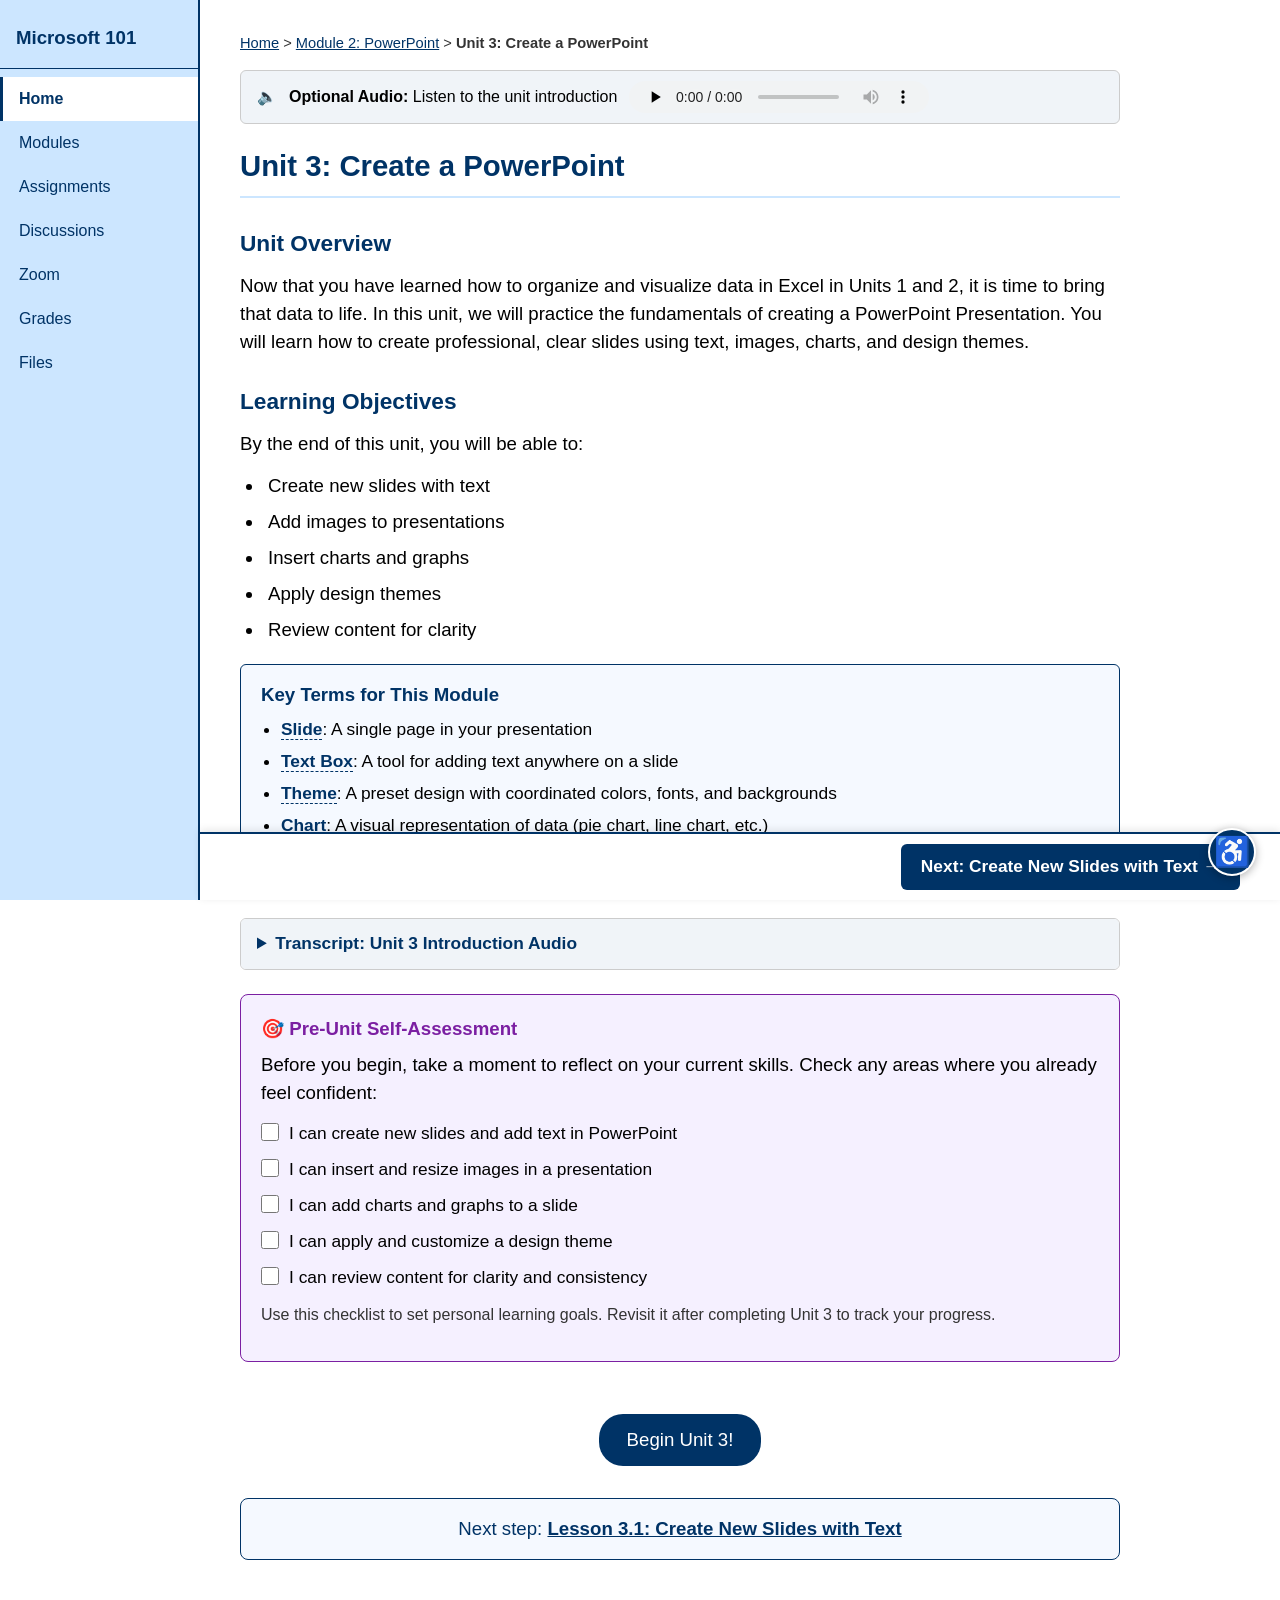
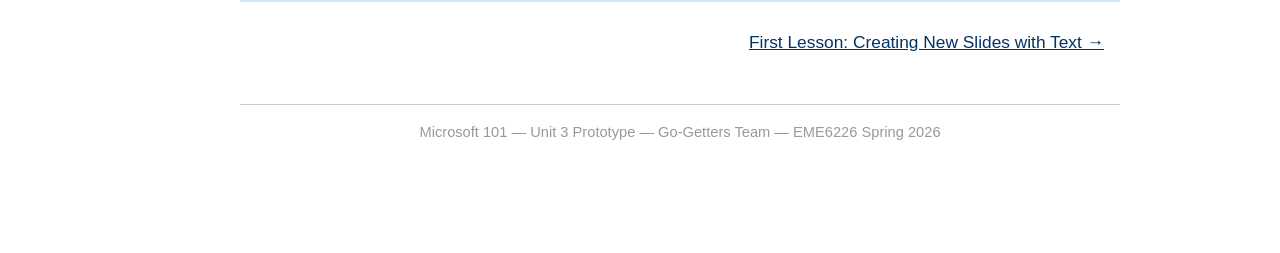
<file: frame_2300.html>
<!DOCTYPE html>
<html lang="en">
<head>
  <meta charset="UTF-8">
  <meta name="viewport" content="width=device-width, initial-scale=1.0">
  <title>Unit 3: Create a PowerPoint - Microsoft 101</title>
  <link rel="stylesheet" href="styles.css">
</head>
<body>
  <a href="#main-content" class="skip-link">Skip to main content</a>
  <nav class="sidebar" aria-label="Course Navigation">
    <div class="course-title">Microsoft 101</div>
    <ul>
      <li><a href="frame_2300.html" class="active" aria-current="page">Home</a></li>
      <li><a href="frame_2300.html">Modules</a></li>
      <li><a href="#">Assignments</a></li>
      <li><a href="frame_4000.html">Discussions</a></li>
      <li><a href="#">Zoom</a></li>
      <li><a href="#">Grades</a></li>
      <li><a href="#">Files</a></li>
    </ul>
  </nav>
  <main id="main-content">
    <div class="breadcrumb" aria-label="Breadcrumb">
      <a href="frame_2300.html">Home</a> &gt;
      <a href="frame_2300.html">Module 2: PowerPoint</a> &gt;
      <strong>Unit 3: Create a PowerPoint</strong>
    </div>
    <div class="audio-control">
      <span aria-hidden="true">&#128264;</span>
      <span><strong>Optional Audio:</strong> Listen to the unit introduction</span>
   <audio controls preload="none" src="2300.mp3" aria-label="Unit 3 introduction audio narration">
        <p>Your browser does not support the audio element. A transcript is available below.</p>
      </audio>
    </div>
    <h1>Unit 3: Create a PowerPoint</h1>
    <h2>Unit Overview</h2>
    <p>Now that you have learned how to organize and visualize data in Excel in Units 1 and 2, it is time to bring that data to life. In this unit, we will practice the fundamentals of creating a PowerPoint Presentation. You will learn how to create professional, clear slides using text, images, charts, and design themes.</p>
    <h2>Learning Objectives</h2>
    <p>By the end of this unit, you will be able to:</p>
    <ul class="objectives-list" aria-label="Unit 3 Learning Objectives">
      <li>Create new slides with text</li>
      <li>Add images to presentations</li>
      <li>Insert charts and graphs</li>
      <li>Apply design themes</li>
      <li>Review content for clarity</li>
    </ul>
    <div class="key-terms-box">
      <h3>Key Terms for This Module</h3>
      <ul>
        <li><span class="glossary-term" tabindex="0" role="term" aria-describedby="def-slide">Slide<span class="tooltip" role="tooltip" id="def-slide">A single page in your presentation</span></span>: A single page in your presentation</li>
        <li><span class="glossary-term" tabindex="0" role="term" aria-describedby="def-textbox">Text Box<span class="tooltip" role="tooltip" id="def-textbox">A tool for adding text anywhere on a slide</span></span>: A tool for adding text anywhere on a slide</li>
        <li><span class="glossary-term" tabindex="0" role="term" aria-describedby="def-theme">Theme<span class="tooltip" role="tooltip" id="def-theme">A preset design with coordinated colors, fonts, and backgrounds</span></span>: A preset design with coordinated colors, fonts, and backgrounds</li>
        <li><span class="glossary-term" tabindex="0" role="term" aria-describedby="def-chart">Chart<span class="tooltip" role="tooltip" id="def-chart">A visual representation of data (pie chart, line chart, etc.)</span></span>: A visual representation of data (pie chart, line chart, etc.)</li>
        <li><span class="glossary-term" tabindex="0" role="term" aria-describedby="def-resolution">Resolution<span class="tooltip" role="tooltip" id="def-resolution">The clarity and detail level of an image, measured in pixels</span></span>: The clarity and detail level of an image, measured in pixels</li>
      </ul>
    </div>
    <details>
      <summary aria-expanded="false">Transcript: Unit 3 Introduction Audio</summary>
      <div class="transcript-content">
        <p>Welcome to Unit 3: Create a PowerPoint! In this unit you'll learn the essential steps to creating a professional and clear presentation.</p>
      </div>
    </details>
    <div class="self-assessment">
      <h3>&#127919; Pre-Unit Self-Assessment</h3>
      <p>Before you begin, take a moment to reflect on your current skills. Check any areas where you already feel confident:</p>
      <ul>
        <li><label><input type="checkbox" aria-label="I can create new slides and add text in PowerPoint"> I can create new slides and add text in PowerPoint</label></li>
        <li><label><input type="checkbox" aria-label="I can insert and resize images in a presentation"> I can insert and resize images in a presentation</label></li>
        <li><label><input type="checkbox" aria-label="I can add charts and graphs to a slide"> I can add charts and graphs to a slide</label></li>
        <li><label><input type="checkbox" aria-label="I can apply and customize a design theme"> I can apply and customize a design theme</label></li>
        <li><label><input type="checkbox" aria-label="I can review content for clarity and consistency"> I can review content for clarity and consistency</label></li>
      </ul>
      <p style="font-size: 12pt; color: var(--icon-grey);">Use this checklist to set personal learning goals. Revisit it after completing Unit 3 to track your progress.</p>
    </div>
    <div style="text-align: center; margin-top: 32px;">
      <a href="frame_2310.html" class="btn-primary" role="button">Begin Unit 3!</a>
    </div>
    <div class="next-step-callout">
      Next step: <a href="frame_2310.html">Lesson 3.1: Create New Slides with Text</a>
    </div>
    <div class="lesson-nav">
      <span></span>
      <a href="frame_2310.html">First Lesson: Creating New Slides with Text &rarr;</a>
    </div>
    <footer>
      <p>Microsoft 101 &mdash; Unit 3 Prototype &mdash; Go-Getters Team &mdash; EME6226 Spring 2026</p>
    </footer>
  </main>
  <!-- Accessibility Icon Menu - A02 developer notes for Frame 2300 -->
  <button class="a11y-menu-btn" id="a11yToggle" aria-label="Open accessibility options menu" aria-expanded="false" aria-controls="a11yPanel" onclick="toggleA11yMenu()">&#9855;</button>
  <div class="a11y-panel" id="a11yPanel" role="region" aria-label="Accessibility options">
    <h3>Accessibility Options</h3>
    <div class="a11y-option"><span>High Contrast</span><button onclick="toggleContrast()" aria-label="Toggle high contrast mode">Toggle</button></div>
    <div class="a11y-option"><span>Font Size</span><span><button onclick="changeFontSize(-2)" aria-label="Decrease font size">A&minus;</button> <button onclick="changeFontSize(2)" aria-label="Increase font size">A+</button></span></div>
    <div class="a11y-option"><span>Keyboard Nav</span><button onclick="alert('All interactive elements on this page are keyboard accessible. Use Tab to navigate, Enter/Space to activate, and Escape to close menus.')" aria-label="View keyboard navigation guide">Guide</button></div>
  </div>
  <script>
    function toggleA11yMenu(){var p=document.getElementById('a11yPanel'),b=document.getElementById('a11yToggle'),o=p.classList.toggle('open');b.setAttribute('aria-expanded',o);if(o)p.querySelector('button').focus();}
    document.addEventListener('keydown',function(e){if(e.key==='Escape'){var p=document.getElementById('a11yPanel'),b=document.getElementById('a11yToggle');if(p.classList.contains('open')){p.classList.remove('open');b.setAttribute('aria-expanded','false');b.focus();}}});
    function toggleContrast(){document.body.classList.toggle('high-contrast');var hc=document.body.classList.contains('high-contrast');document.body.style.backgroundColor=hc?'#000':'';document.body.style.color=hc?'#FFF':'';document.querySelector('main').style.backgroundColor=hc?'#000':'';}
    function changeFontSize(d){var m=document.querySelector('main'),c=parseFloat(window.getComputedStyle(m).fontSize);m.style.fontSize=(c+d)+'px';}
  </script>
  <nav class="sticky-nav" aria-label="Lesson navigation">
    <span class="sticky-placeholder"></span>
    <a href="frame_2310.html">Next: Create New Slides with Text &rarr;</a>
  </nav>
</body>
</html>
</file>
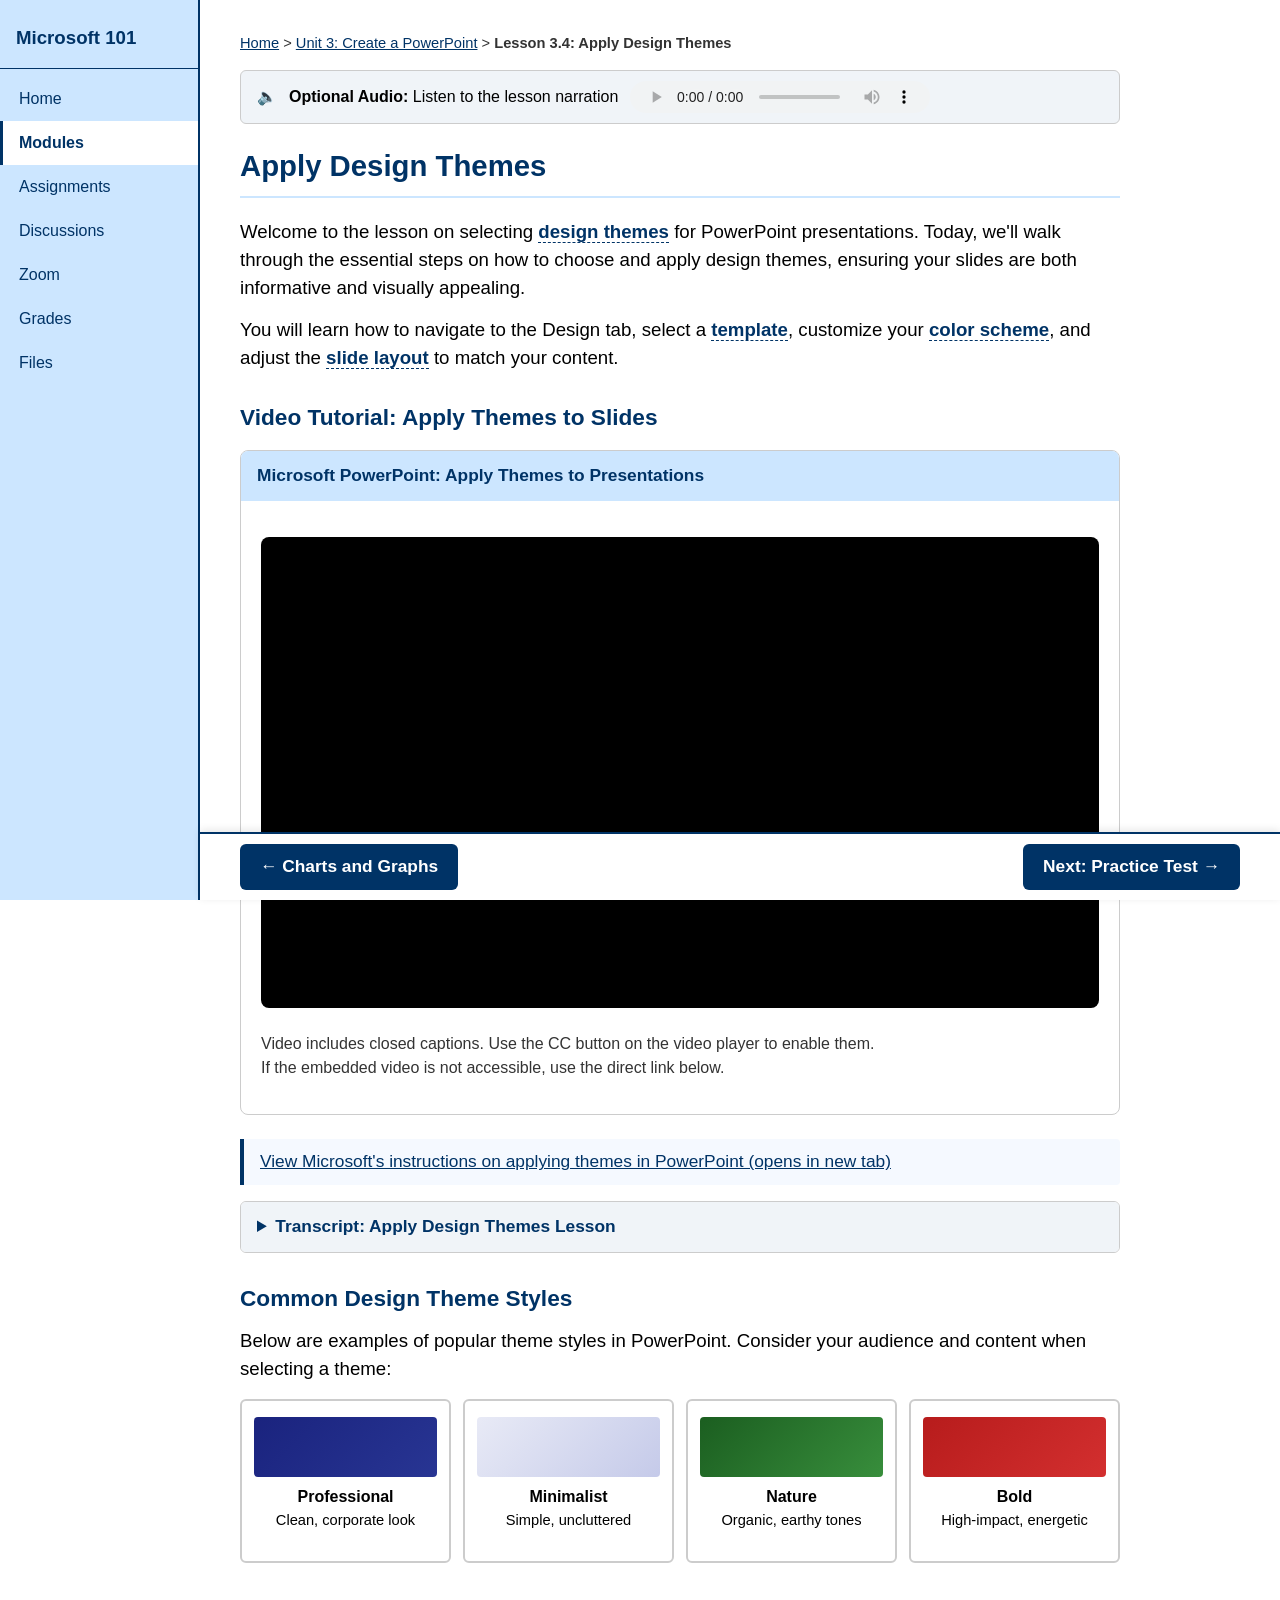
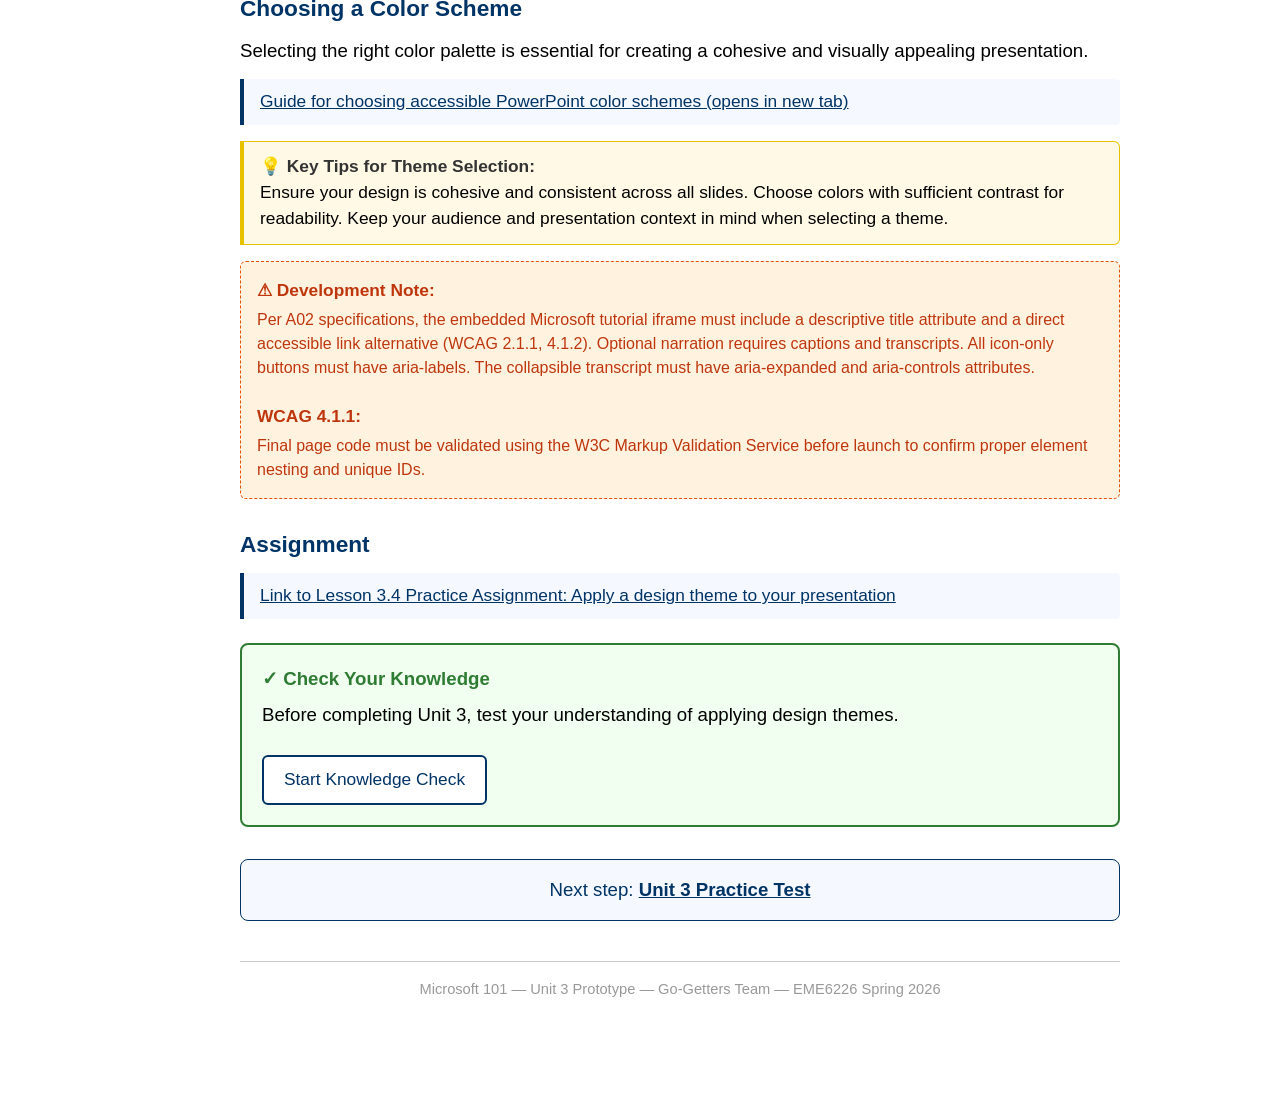
<file: frame_2340.html>
<!DOCTYPE html>
<html lang="en">
<head>
  <meta charset="UTF-8">
  <meta name="viewport" content="width=device-width, initial-scale=1.0">
  <title>Lesson 3.4: Apply Design Themes - Microsoft 101</title>
  <link rel="stylesheet" href="styles.css">
  <style>
    .embedded-section{border:1px solid var(--border-grey);border-radius:8px;overflow:hidden;margin:16px 0 24px;}
    .embedded-section .embed-header{background-color:var(--accent-light-blue);padding:12px 16px;font-weight:bold;color:var(--accent-dark-blue);font-size:13pt;}
    .embedded-section .embed-body{padding:20px;}
    .theme-preview-grid{display:grid;grid-template-columns:repeat(auto-fit,minmax(140px,1fr));gap:12px;margin:16px 0;}
    .theme-card{border:2px solid var(--border-grey);border-radius:6px;padding:16px 12px;text-align:center;font-size:12pt;transition:border-color 0.2s;}
    .theme-card:hover{border-color:var(--accent-dark-blue);}
    .theme-swatch{height:60px;border-radius:4px;margin-bottom:8px;}
  </style>
</head>
<body>
  <a href="#main-content" class="skip-link">Skip to main content</a>
  <nav class="sidebar" aria-label="Course Navigation">
    <div class="course-title">Microsoft 101</div>
    <ul>
      <li><a href="frame_2300.html">Home</a></li>
      <li><a href="frame_2300.html" class="active" aria-current="page">Modules</a></li>
      <li><a href="#">Assignments</a></li>
      <li><a href="frame_4000.html">Discussions</a></li>
      <li><a href="#">Zoom</a></li>
      <li><a href="#">Grades</a></li>
      <li><a href="#">Files</a></li>
    </ul>
  </nav>
  <main id="main-content">
    <div class="breadcrumb" aria-label="Breadcrumb">
      <a href="frame_2300.html">Home</a> &gt;
      <a href="frame_2300.html">Unit 3: Create a PowerPoint</a> &gt;
      <strong>Lesson 3.4: Apply Design Themes</strong>
    </div>
    <div class="audio-control">
      <span aria-hidden="true">&#128264;</span>
      <span><strong>Optional Audio:</strong> Listen to the lesson narration</span>
      <audio controls preload="none" aria-label="Lesson 3.4 audio narration on applying design themes"><p>Your browser does not support the audio element.</p></audio>
    </div>
    <h1>Apply Design Themes</h1>
    <p>Welcome to the lesson on selecting <span class="glossary-term" tabindex="0" role="term" aria-describedby="def-designtheme">design themes<span class="tooltip" role="tooltip" id="def-designtheme">A coordinated set of colors, fonts, and visual effects applied to a presentation</span></span> for PowerPoint presentations. Today, we'll walk through the essential steps on how to choose and apply design themes, ensuring your slides are both informative and visually appealing.</p>
    <p>You will learn how to navigate to the Design tab, select a <span class="glossary-term" tabindex="0" role="term" aria-describedby="def-template">template<span class="tooltip" role="tooltip" id="def-template">A pre-designed file that provides a starting layout, formatting, and structure for a presentation</span></span>, customize your <span class="glossary-term" tabindex="0" role="term" aria-describedby="def-colorscheme">color scheme<span class="tooltip" role="tooltip" id="def-colorscheme">A defined set of coordinated colors used consistently throughout a presentation</span></span>, and adjust the <span class="glossary-term" tabindex="0" role="term" aria-describedby="def-slidelayout">slide layout<span class="tooltip" role="tooltip" id="def-slidelayout">The arrangement of placeholders, text areas, and media zones on a single slide</span></span> to match your content.</p>
    <h2>Video Tutorial: Apply Themes to Slides</h2>
    <div class="embedded-section">
      <div class="embed-header">Microsoft PowerPoint: Apply Themes to Presentations</div>
      <div class="embed-body">
        <div class="video-container">      
<iframe width="560" height="315" src="https://www.youtube.com/embed/YwO-6EdWKn8?si=AsHq6b2peOdix8mz" title="YouTube video player" frameborder="0" allow="accelerometer; autoplay; clipboard-write; encrypted-media; gyroscope; picture-in-picture; web-share" referrerpolicy="strict-origin-when-cross-origin" allowfullscreen></iframe>        
        </div>
        <p style="font-size: 12pt; color: var(--icon-grey); margin-top: 8px;">Video includes closed captions. Use the CC button on the video player to enable them.<br>If the embedded video is not accessible, use the direct link below.</p>
      </div>
    </div>
<a href="https://support.microsoft.com/en-us/office/add-color-and-design-to-your-slides-with-themes-a54d6866-8c32-4fbc-b15d-6fcc4bd1edf6" class="resource-link" target="_blank" rel="noopener noreferrer">View Microsoft's instructions on applying themes in PowerPoint (opens in new tab)</a>    <details>
      <summary aria-expanded="false">Transcript: Apply Design Themes Lesson</summary>
      <div class="transcript-content">
        <p>Welcome to the lesson on selecting design themes for PowerPoint presentations. Today, we'll walk through the essential steps on how to choose and apply design themes, ensuring your slides are both informative and visually appealing.</p>
        <p>First, we'll start by opening PowerPoint and selecting the slide where the design theme will be applied. Next, we'll navigate to the 'Design' tab and choose the 'Themes' option. From here, you'll be able to select the theme that best suits your presentation's purpose and aesthetics.</p>
        <p>Once the theme is applied, we'll demonstrate how to customize the appearance of your slides, including changing colors, fonts, and styles to match your presentation's theme.</p>
        <p>Throughout the lesson, we'll provide tips on best practices for theme selection, such as ensuring your design is cohesive, visually appealing, and appropriate for your audience and content.</p>
        <p>By the end of this lesson, you'll be equipped with the skills to select and apply professional-quality design themes that enhance your PowerPoint presentations and effectively communicate your message.</p>
      </div>
    </details>
    <h2>Common Design Theme Styles</h2>
    <p>Below are examples of popular theme styles in PowerPoint. Consider your audience and content when selecting a theme:</p>
    <div class="theme-preview-grid" role="list" aria-label="Examples of PowerPoint design themes">
      <div class="theme-card" role="listitem"><div class="theme-swatch" style="background:linear-gradient(135deg,#1a237e,#283593);" role="img" aria-label="Dark blue professional theme swatch"></div><strong>Professional</strong><p style="font-size:11pt;">Clean, corporate look</p></div>
      <div class="theme-card" role="listitem"><div class="theme-swatch" style="background:linear-gradient(135deg,#e8eaf6,#c5cae9);" role="img" aria-label="Light blue minimalist theme swatch"></div><strong>Minimalist</strong><p style="font-size:11pt;">Simple, uncluttered</p></div>
      <div class="theme-card" role="listitem"><div class="theme-swatch" style="background:linear-gradient(135deg,#1b5e20,#388e3c);" role="img" aria-label="Green nature-inspired theme swatch"></div><strong>Nature</strong><p style="font-size:11pt;">Organic, earthy tones</p></div>
      <div class="theme-card" role="listitem"><div class="theme-swatch" style="background:linear-gradient(135deg,#b71c1c,#d32f2f);" role="img" aria-label="Red bold and vibrant theme swatch"></div><strong>Bold</strong><p style="font-size:11pt;">High-impact, energetic</p></div>
    </div>
    <h2>Choosing a Color Scheme</h2>
    <p>Selecting the right color palette is essential for creating a cohesive and visually appealing presentation.</p>
    <a href="https://slideuplift.com/blog/best-powerpoint-color-palettes-you-should-use/" class="resource-link" target="_blank" rel="noopener noreferrer">Guide for choosing accessible PowerPoint color schemes (opens in new tab)</a>
    <div class="tip-box"><strong>&#128161; Key Tips for Theme Selection:</strong><br>Ensure your design is cohesive and consistent across all slides. Choose colors with sufficient contrast for readability. Keep your audience and presentation context in mind when selecting a theme.</div>
    <div class="placeholder-notice">
      <strong>&#9888; Development Note:</strong>
      Per A02 specifications, the embedded Microsoft tutorial iframe must include a descriptive title attribute and a direct accessible link alternative (WCAG 2.1.1, 4.1.2). Optional narration requires captions and transcripts. All icon-only buttons must have aria-labels. The collapsible transcript must have aria-expanded and aria-controls attributes.
      <br><br><strong>WCAG 4.1.1:</strong> Final page code must be validated using the W3C Markup Validation Service before launch to confirm proper element nesting and unique IDs.
    </div>
    <h2>Assignment</h2>
    <a href="#" class="resource-link">Link to Lesson 3.4 Practice Assignment: Apply a design theme to your presentation</a>
    <div class="knowledge-check">
      <h3>&#10003; Check Your Knowledge</h3>
      <p>Before completing Unit 3, test your understanding of applying design themes.</p>
      <a href="practice_test.html" class="btn-secondary">Start Knowledge Check</a>
    </div>
    <div class="next-step-callout">
      Next step: <a href="practice_test.html">Unit 3 Practice Test</a>
    </div>
    <footer><p>Microsoft 101 &mdash; Unit 3 Prototype &mdash; Go-Getters Team &mdash; EME6226 Spring 2026</p></footer>
  </main>
  <nav class="sticky-nav" aria-label="Lesson navigation">
    <a href="frame_2330.html">&larr; Charts and Graphs</a>
    <a href="practice_test.html">Next: Practice Test &rarr;</a>
  </nav>
</body>
</html>
</file>
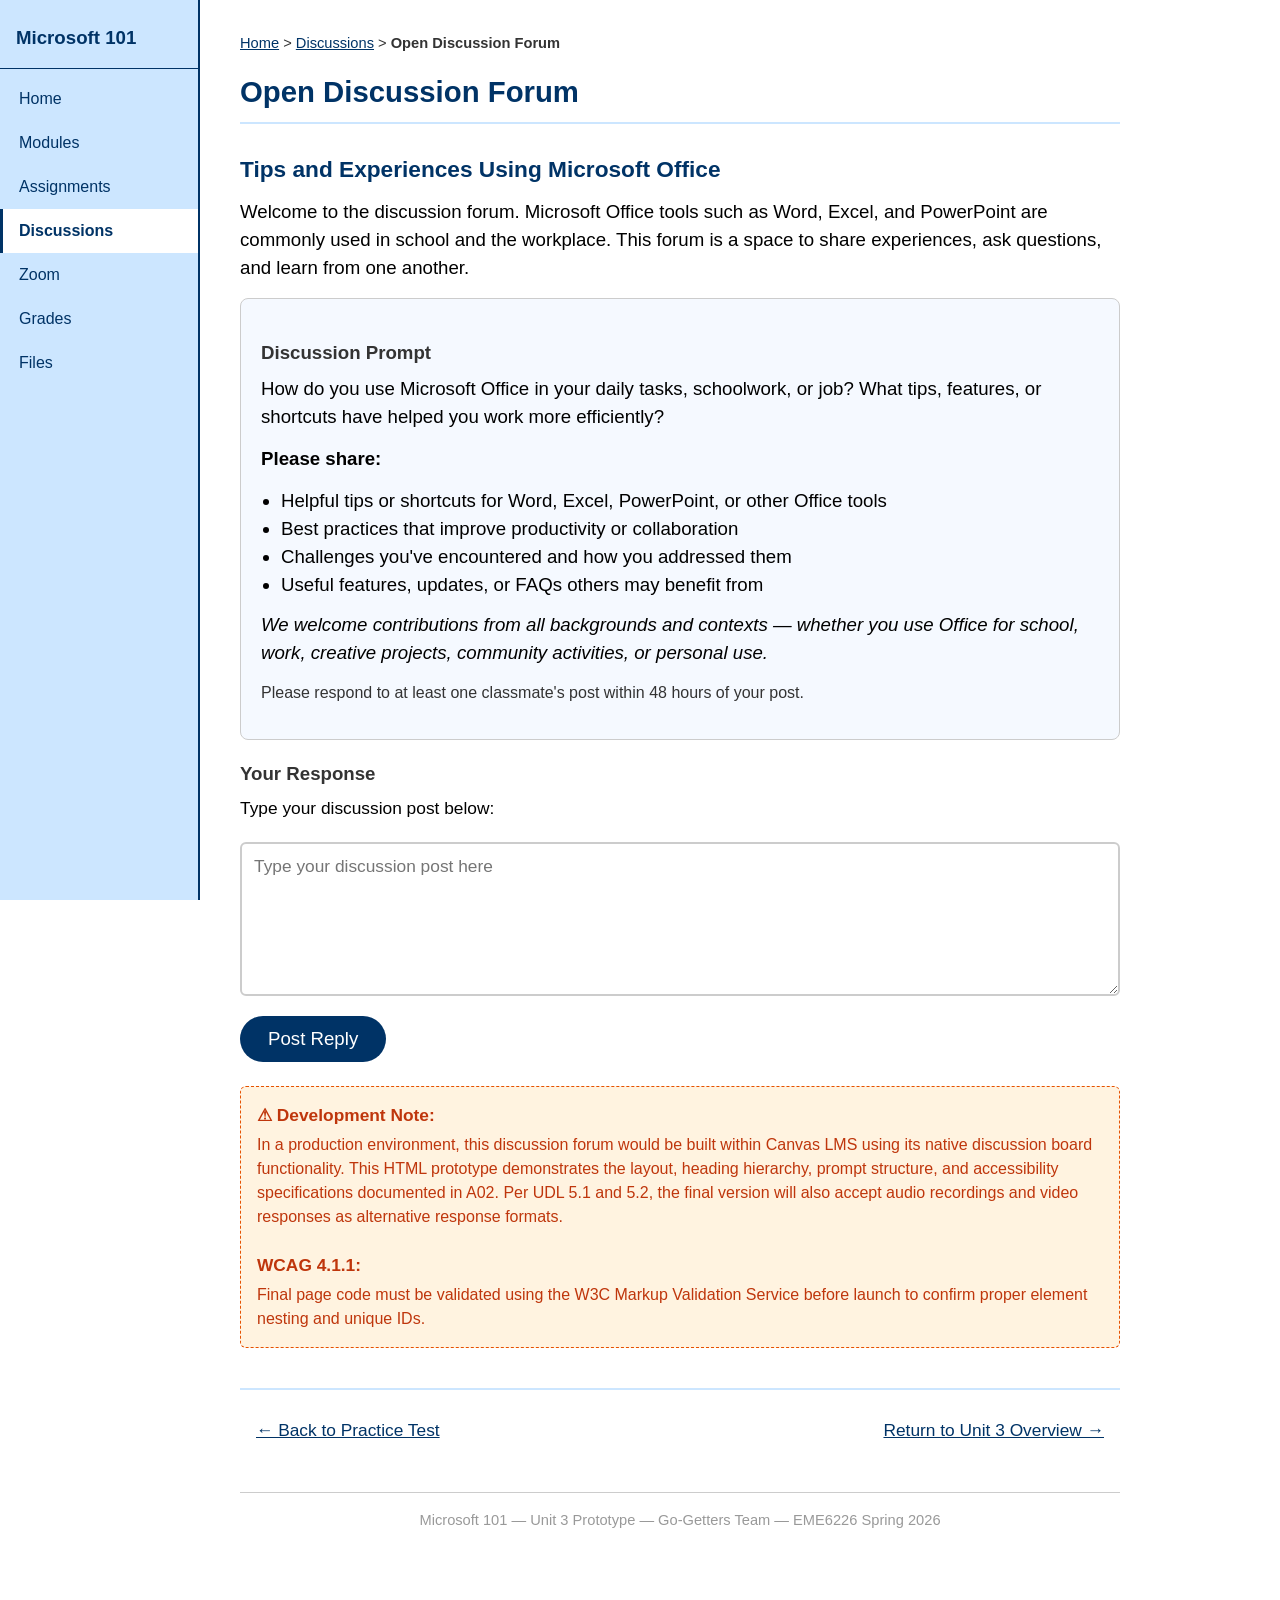
<file: frame_4000.html>
<!DOCTYPE html>
<html lang="en">
<head>
  <meta charset="UTF-8">
  <meta name="viewport" content="width=device-width, initial-scale=1.0">
  <title>Open Discussion Forum - Microsoft 101</title>
  <link rel="stylesheet" href="styles.css">
</head>
<body>
  <a href="#main-content" class="skip-link">Skip to main content</a>
  <nav class="sidebar" aria-label="Course Navigation">
    <div class="course-title">Microsoft 101</div>
    <ul>
      <li><a href="frame_2300.html">Home</a></li>
      <li><a href="frame_2300.html">Modules</a></li>
      <li><a href="#">Assignments</a></li>
      <li><a href="frame_4000.html" class="active" aria-current="page">Discussions</a></li>
      <li><a href="#">Zoom</a></li>
      <li><a href="#">Grades</a></li>
      <li><a href="#">Files</a></li>
    </ul>
  </nav>
  <main id="main-content">
    <div class="breadcrumb" aria-label="Breadcrumb">
      <a href="frame_2300.html">Home</a> &gt;
      <a href="frame_4000.html">Discussions</a> &gt;
      <strong>Open Discussion Forum</strong>
    </div>
    <h1>Open Discussion Forum</h1>
    <h2>Tips and Experiences Using Microsoft Office</h2>
    <p>Welcome to the discussion forum. Microsoft Office tools such as Word, Excel, and PowerPoint are commonly used in school and the workplace. This forum is a space to share experiences, ask questions, and learn from one another.</p>
    <div class="discussion-prompt">
      <h3>Discussion Prompt</h3>
      <p>How do you use Microsoft Office in your daily tasks, schoolwork, or job? What tips, features, or shortcuts have helped you work more efficiently?</p>
      <p><strong>Please share:</strong></p>
      <ul style="margin-left:20px;margin-bottom:12px;">
        <li>Helpful tips or shortcuts for Word, Excel, PowerPoint, or other Office tools</li>
        <li>Best practices that improve productivity or collaboration</li>
        <li>Challenges you've encountered and how you addressed them</li>
        <li>Useful features, updates, or FAQs others may benefit from</li>
      </ul>
      <p><em>We welcome contributions from all backgrounds and contexts — whether you use Office for school, work, creative projects, community activities, or personal use.</em></p>
      <p style="font-size:12pt;color:var(--icon-grey);">Please respond to at least one classmate's post within 48 hours of your post.</p>
    </div>
    <h3>Your Response</h3>
    <label for="discussion-reply" style="display:block;margin-bottom:8px;font-size:13pt;">Type your discussion post below:</label>
    <textarea id="discussion-reply" class="reply-box" placeholder="Type your discussion post here" aria-label="Discussion forum reply. Type your discussion post here." rows="6"></textarea>
    <button class="btn-primary" style="border:none;cursor:pointer;margin-top:12px;" onclick="alert('In the final version, this will submit your post to the discussion forum.')">Post Reply</button>
    <div class="placeholder-notice" style="margin-top:24px;">
      <strong>&#9888; Development Note:</strong>
      In a production environment, this discussion forum would be built within Canvas LMS using its native discussion board functionality. This HTML prototype demonstrates the layout, heading hierarchy, prompt structure, and accessibility specifications documented in A02. Per UDL 5.1 and 5.2, the final version will also accept audio recordings and video responses as alternative response formats.
      <br><br><strong>WCAG 4.1.1:</strong> Final page code must be validated using the W3C Markup Validation Service before launch to confirm proper element nesting and unique IDs.
    </div>
    <div class="lesson-nav">
      <a href="practice_test.html">&larr; Back to Practice Test</a>
      <a href="frame_2300.html">Return to Unit 3 Overview &rarr;</a>
    </div>
    <footer><p>Microsoft 101 &mdash; Unit 3 Prototype &mdash; Go-Getters Team &mdash; EME6226 Spring 2026</p></footer>
  </main>
</body>
</html>
</file>
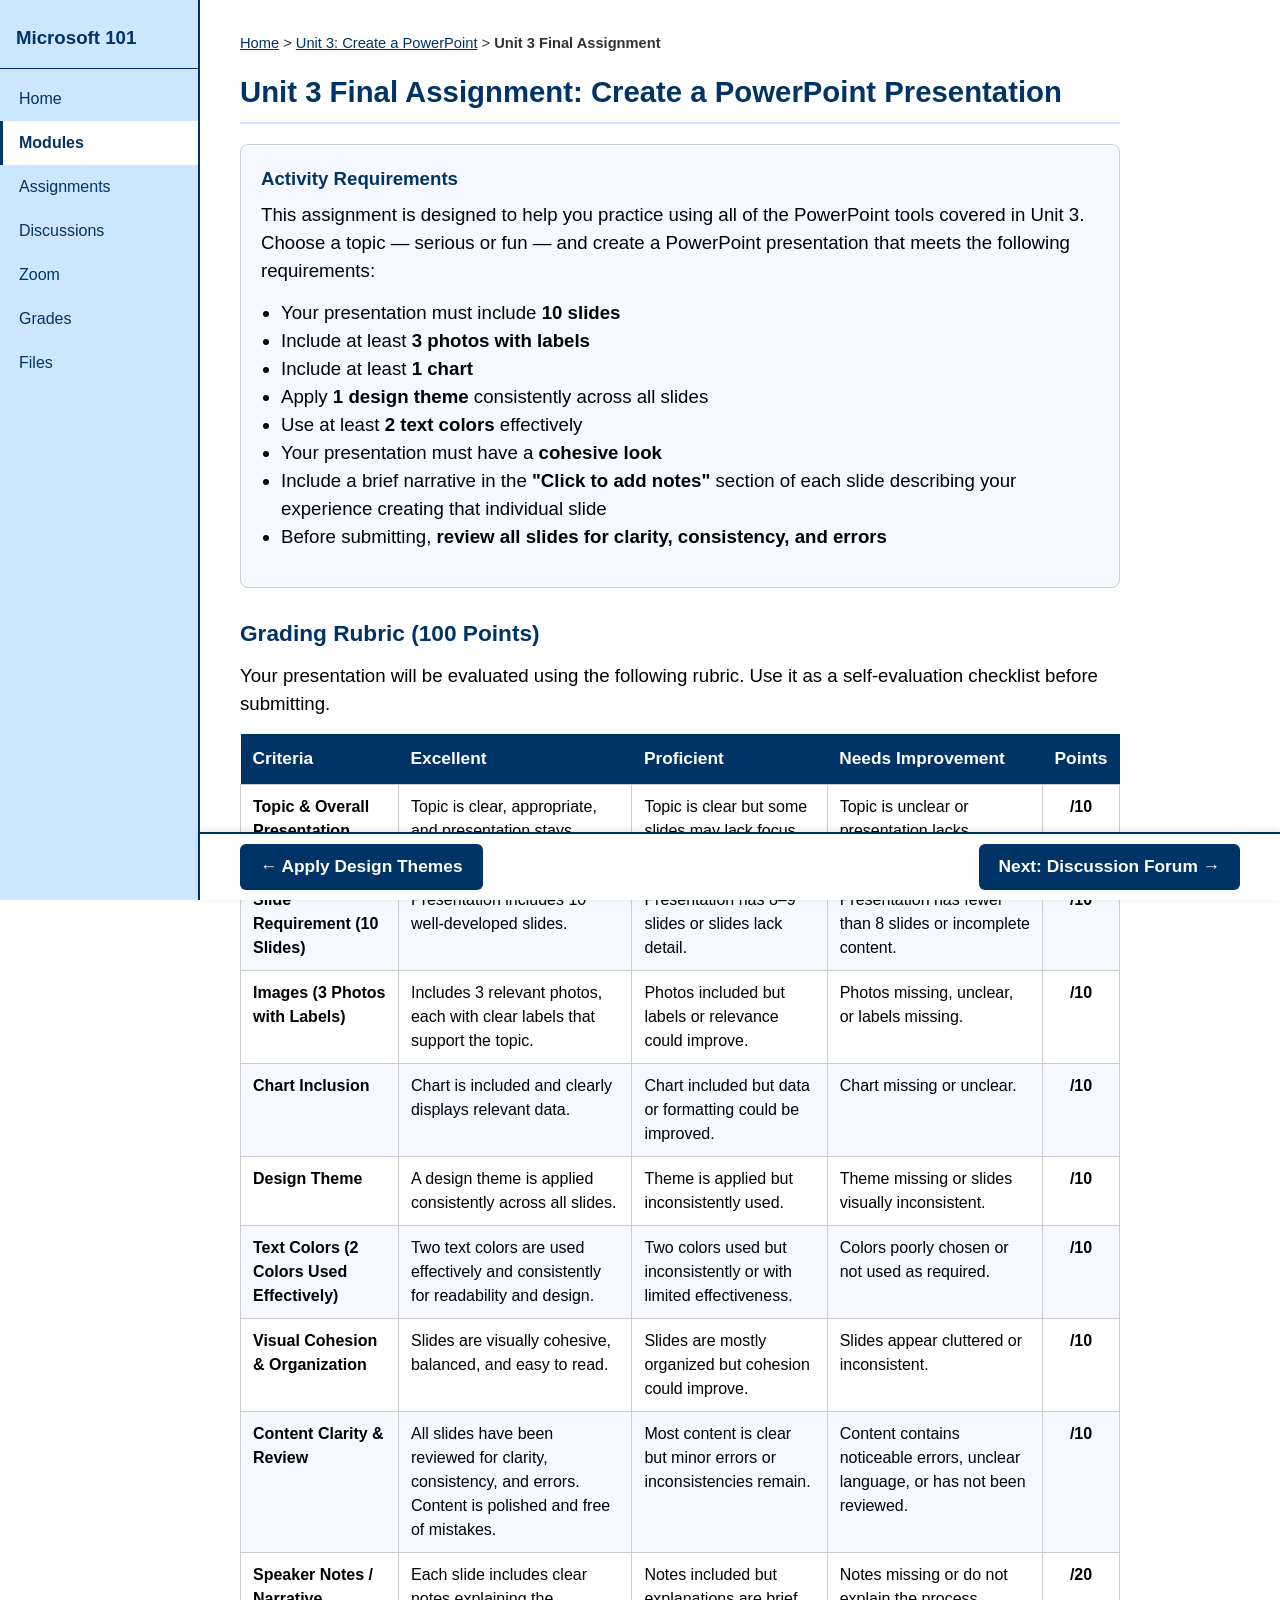
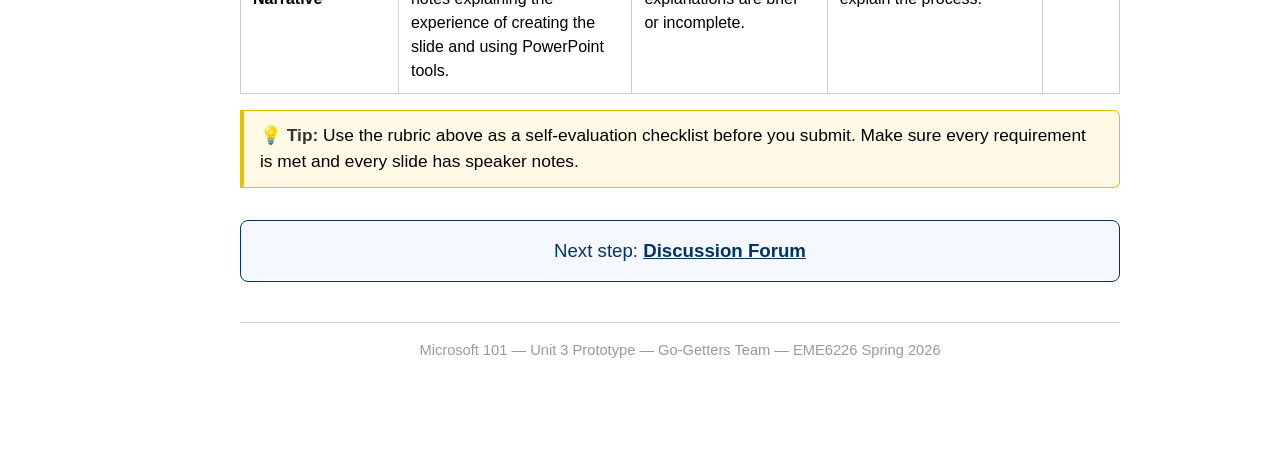
<file: practice_test.html>
<!DOCTYPE html>
<html lang="en">
<head>
  <meta charset="UTF-8">
  <meta name="viewport" content="width=device-width, initial-scale=1.0">
  <title>Unit 3 Final Assignment - Microsoft 101</title>
  <link rel="stylesheet" href="styles.css">
  <style>
    .assignment-box{background-color:#F5F9FF;border:1px solid var(--border-grey);border-radius:8px;padding:20px;margin:16px 0;}
    .assignment-box h3{color:var(--accent-dark-blue);margin-top:0;}
    .rubric-table{width:100%;border-collapse:collapse;margin:16px 0;font-size:12pt;}
    .rubric-table th{background-color:var(--accent-dark-blue);color:var(--bg-white);padding:12px;text-align:left;font-size:13pt;}
    .rubric-table td{padding:10px 12px;border:1px solid var(--border-grey);vertical-align:top;}
    .rubric-table tr:nth-child(even){background-color:#F5F9FF;}
    .rubric-table tr:hover{background-color:var(--nav-hover);}
    .points-col{text-align:center;font-weight:bold;width:60px;}
  </style>
</head>
<body>
  <a href="#main-content" class="skip-link">Skip to main content</a>
  <nav class="sidebar" aria-label="Course Navigation">
    <div class="course-title">Microsoft 101</div>
    <ul>
      <li><a href="frame_2300.html">Home</a></li>
      <li><a href="frame_2300.html" class="active" aria-current="page">Modules</a></li>
      <li><a href="#">Assignments</a></li>
      <li><a href="frame_4000.html">Discussions</a></li>
      <li><a href="#">Zoom</a></li>
      <li><a href="#">Grades</a></li>
      <li><a href="#">Files</a></li>
    </ul>
  </nav>
  <main id="main-content">
    <div class="breadcrumb" aria-label="Breadcrumb">
      <a href="frame_2300.html">Home</a> &gt;
      <a href="frame_2300.html">Unit 3: Create a PowerPoint</a> &gt;
      <strong>Unit 3 Final Assignment</strong>
    </div>
    <h1>Unit 3 Final Assignment: Create a PowerPoint Presentation</h1>

    <div class="assignment-box">
      <h3>Activity Requirements</h3>
      <p>This assignment is designed to help you practice using all of the PowerPoint tools covered in Unit 3. Choose a topic — serious or fun — and create a PowerPoint presentation that meets the following requirements:</p>
      <ul style="margin-left:20px;margin-bottom:16px;">
        <li>Your presentation must include <strong>10 slides</strong></li>
        <li>Include at least <strong>3 photos with labels</strong></li>
        <li>Include at least <strong>1 chart</strong></li>
        <li>Apply <strong>1 design theme</strong> consistently across all slides</li>
        <li>Use at least <strong>2 text colors</strong> effectively</li>
        <li>Your presentation must have a <strong>cohesive look</strong></li>
        <li>Include a brief narrative in the <strong>"Click to add notes"</strong> section of each slide describing your experience creating that individual slide</li>
        <li>Before submitting, <strong>review all slides for clarity, consistency, and errors</strong></li>
      </ul>
    </div>

    <h2>Grading Rubric (100 Points)</h2>
    <p>Your presentation will be evaluated using the following rubric. Use it as a self-evaluation checklist before submitting.</p>

    <table class="rubric-table" aria-label="Unit 3 Final Assignment Rubric">
      <thead>
        <tr>
          <th scope="col">Criteria</th>
          <th scope="col">Excellent</th>
          <th scope="col">Proficient</th>
          <th scope="col">Needs Improvement</th>
          <th scope="col" class="points-col">Points</th>
        </tr>
      </thead>
      <tbody>
        <tr>
          <td><strong>Topic &amp; Overall Presentation Purpose</strong></td>
          <td>Topic is clear, appropriate, and presentation stays focused throughout all slides.</td>
          <td>Topic is clear but some slides may lack focus.</td>
          <td>Topic is unclear or presentation lacks direction.</td>
          <td class="points-col">/10</td>
        </tr>
        <tr>
          <td><strong>Slide Requirement (10 Slides)</strong></td>
          <td>Presentation includes 10 well-developed slides.</td>
          <td>Presentation has 8–9 slides or slides lack detail.</td>
          <td>Presentation has fewer than 8 slides or incomplete content.</td>
          <td class="points-col">/10</td>
        </tr>
        <tr>
          <td><strong>Images (3 Photos with Labels)</strong></td>
          <td>Includes 3 relevant photos, each with clear labels that support the topic.</td>
          <td>Photos included but labels or relevance could improve.</td>
          <td>Photos missing, unclear, or labels missing.</td>
          <td class="points-col">/10</td>
        </tr>
        <tr>
          <td><strong>Chart Inclusion</strong></td>
          <td>Chart is included and clearly displays relevant data.</td>
          <td>Chart included but data or formatting could be improved.</td>
          <td>Chart missing or unclear.</td>
          <td class="points-col">/10</td>
        </tr>
        <tr>
          <td><strong>Design Theme</strong></td>
          <td>A design theme is applied consistently across all slides.</td>
          <td>Theme is applied but inconsistently used.</td>
          <td>Theme missing or slides visually inconsistent.</td>
          <td class="points-col">/10</td>
        </tr>
        <tr>
          <td><strong>Text Colors (2 Colors Used Effectively)</strong></td>
          <td>Two text colors are used effectively and consistently for readability and design.</td>
          <td>Two colors used but inconsistently or with limited effectiveness.</td>
          <td>Colors poorly chosen or not used as required.</td>
          <td class="points-col">/10</td>
        </tr>
        <tr>
          <td><strong>Visual Cohesion &amp; Organization</strong></td>
          <td>Slides are visually cohesive, balanced, and easy to read.</td>
          <td>Slides are mostly organized but cohesion could improve.</td>
          <td>Slides appear cluttered or inconsistent.</td>
          <td class="points-col">/10</td>
        </tr>
        <tr>
          <td><strong>Content Clarity &amp; Review</strong></td>
          <td>All slides have been reviewed for clarity, consistency, and errors. Content is polished and free of mistakes.</td>
          <td>Most content is clear but minor errors or inconsistencies remain.</td>
          <td>Content contains noticeable errors, unclear language, or has not been reviewed.</td>
          <td class="points-col">/10</td>
        </tr>
        <tr>
          <td><strong>Speaker Notes / Narrative</strong></td>
          <td>Each slide includes clear notes explaining the experience of creating the slide and using PowerPoint tools.</td>
          <td>Notes included but explanations are brief or incomplete.</td>
          <td>Notes missing or do not explain the process.</td>
          <td class="points-col">/20</td>
        </tr>
      </tbody>
    </table>

    <div class="tip-box">
      <strong>&#128161; Tip:</strong> Use the rubric above as a self-evaluation checklist before you submit. Make sure every requirement is met and every slide has speaker notes.
    </div>

    <div class="next-step-callout">
      Next step: <a href="frame_4000.html">Discussion Forum</a>
    </div>
    <footer><p>Microsoft 101 &mdash; Unit 3 Prototype &mdash; Go-Getters Team &mdash; EME6226 Spring 2026</p></footer>
  </main>
  <nav class="sticky-nav" aria-label="Lesson navigation">
    <a href="frame_2340.html">&larr; Apply Design Themes</a>
    <a href="frame_4000.html">Next: Discussion Forum &rarr;</a>
  </nav>
</body>
</html>
</file>
<file: styles.css>
/* Microsoft 101 - Unit 3 Prototype Stylesheet */
/* Colors and typography per A02 storyboard specifications */

:root {
  --bg-white: #FFFFFF;
  --accent-dark-blue: #003366;
  --accent-light-blue: #CCE6FF;
  --text-black: #000000;
  --icon-grey: #333333;
  --border-grey: #CCCCCC;
  --locked-grey: #999999;
  --nav-hover: #E6F2FF;
  --success-green: #2E7D32;
  --error-red: #C62828;
}

/* Reset */
*, *::before, *::after {
  box-sizing: border-box;
  margin: 0;
  padding: 0;
}

/* Skip Navigation Link - A02 WCAG 2.4.1 */
.skip-link {
  position: absolute;
  top: -40px;
  left: 0;
  background: var(--accent-dark-blue);
  color: var(--bg-white);
  padding: 8px 16px;
  z-index: 1000;
  font-size: 14px;
  text-decoration: none;
}
.skip-link:focus {
  top: 0;
}

body {
  font-family: Arial, sans-serif;
  font-size: 14pt;
  line-height: 1.5;
  color: var(--text-black);
  background-color: var(--bg-white);
  display: flex;
  min-height: 100vh;
}

/* Sidebar Navigation */
nav.sidebar {
  width: 200px;
  min-height: 100vh;
  background-color: var(--accent-light-blue);
  border-right: 2px solid var(--accent-dark-blue);
  padding: 16px 0;
  flex-shrink: 0;
  position: sticky;
  top: 0;
  align-self: flex-start;
}

nav.sidebar .course-title {
  font-size: 14pt;
  font-weight: bold;
  color: var(--accent-dark-blue);
  padding: 8px 16px 16px;
  border-bottom: 1px solid var(--accent-dark-blue);
  margin-bottom: 8px;
}

nav.sidebar ul {
  list-style: none;
}

nav.sidebar ul li a {
  display: block;
  padding: 10px 16px;
  color: var(--accent-dark-blue);
  text-decoration: none;
  font-size: 12pt;
  border-left: 3px solid transparent;
  transition: background-color 0.2s, border-color 0.2s;
}

nav.sidebar ul li a:hover,
nav.sidebar ul li a:focus {
  background-color: var(--nav-hover);
  border-left-color: var(--accent-dark-blue);
  outline: 2px solid var(--accent-dark-blue);
  outline-offset: -2px;
}

nav.sidebar ul li a.active {
  background-color: var(--bg-white);
  border-left-color: var(--accent-dark-blue);
  font-weight: bold;
}

/* Main Content */
main {
  flex: 1;
  padding: 32px 40px;
  max-width: 960px;
}

/* Breadcrumb Navigation - A02 addition */
.breadcrumb {
  font-size: 11pt;
  color: var(--icon-grey);
  margin-bottom: 16px;
}
.breadcrumb a {
  color: var(--accent-dark-blue);
  text-decoration: underline;
}
.breadcrumb a:hover,
.breadcrumb a:focus {
  outline: 2px solid var(--accent-dark-blue);
  outline-offset: 2px;
}

/* Page Title - H1 */
h1 {
  font-size: 22pt;
  color: var(--accent-dark-blue);
  margin-bottom: 20px;
  padding-bottom: 8px;
  border-bottom: 2px solid var(--accent-light-blue);
}

/* Section Headings */
h2 {
  font-size: 17pt;
  color: var(--accent-dark-blue);
  margin-top: 28px;
  margin-bottom: 12px;
}

h3 {
  font-size: 14pt;
  color: var(--icon-grey);
  margin-top: 20px;
  margin-bottom: 8px;
}

p {
  margin-bottom: 14px;
}

/* Objectives & Key Terms */
.objectives-list {
  margin: 12px 0 20px 24px;
}
.objectives-list li {
  margin-bottom: 8px;
  padding-left: 4px;
}

.key-terms-box {
  background-color: #F5F9FF;
  border: 1px solid var(--accent-dark-blue);
  border-radius: 6px;
  padding: 16px 20px;
  margin: 16px 0 24px;
}

.key-terms-box h3 {
  margin-top: 0;
  color: var(--accent-dark-blue);
}

.key-terms-box ul {
  list-style: disc;
  margin-left: 20px;
}

.key-terms-box ul li {
  margin-bottom: 6px;
  font-size: 13pt;
}

/* Buttons */
.btn-primary {
  display: inline-block;
  background-color: var(--accent-dark-blue);
  color: var(--bg-white);
  padding: 12px 28px;
  border: none;
  border-radius: 24px;
  font-size: 14pt;
  font-family: Arial, sans-serif;
  text-decoration: none;
  cursor: pointer;
  margin-top: 20px;
  transition: background-color 0.2s;
}

.btn-primary:hover,
.btn-primary:focus {
  background-color: #004C99;
  outline: 3px solid var(--accent-dark-blue);
  outline-offset: 2px;
}

.btn-secondary {
  display: inline-block;
  background-color: var(--bg-white);
  color: var(--accent-dark-blue);
  padding: 10px 20px;
  border: 2px solid var(--accent-dark-blue);
  border-radius: 6px;
  font-size: 13pt;
  font-family: Arial, sans-serif;
  text-decoration: none;
  cursor: pointer;
  margin-top: 12px;
  transition: background-color 0.2s;
}

.btn-secondary:hover,
.btn-secondary:focus {
  background-color: var(--accent-light-blue);
  outline: 3px solid var(--accent-dark-blue);
  outline-offset: 2px;
}

/* Audio Player - Optional, per A02 */
.audio-control {
  background-color: #F0F4F8;
  border: 1px solid var(--border-grey);
  border-radius: 6px;
  padding: 10px 16px;
  margin-bottom: 20px;
  display: flex;
  align-items: center;
  gap: 12px;
  font-size: 12pt;
}

.audio-control audio {
  height: 32px;
}

/* Video Placeholder */
.video-placeholder {
  background-color: #1a1a1a;
  color: #FFFFFF;
  border-radius: 8px;
  padding: 60px 20px;
  text-align: center;
  margin: 16px 0 24px;
  font-size: 13pt;
  position: relative;
}

.video-placeholder .play-icon {
  display: block;
  font-size: 40pt;
  margin-bottom: 12px;
  opacity: 0.7;
}

/* Embedded Video Container */
.video-container {
  position: relative;
  width: 100%;
  padding-bottom: 56.25%;
  margin: 16px 0 24px;
  border-radius: 8px;
  overflow: hidden;
  background: #000;
}

.video-container iframe {
  position: absolute;
  top: 0;
  left: 0;
  width: 100%;
  height: 100%;
  border: none;
}

/* Resource Links */
.resource-link {
  display: block;
  padding: 10px 16px;
  margin: 8px 0;
  background-color: #F5F9FF;
  border-left: 4px solid var(--accent-dark-blue);
  color: var(--accent-dark-blue);
  text-decoration: underline;
  font-size: 13pt;
  border-radius: 0 4px 4px 0;
  transition: background-color 0.2s;
}

.resource-link:hover,
.resource-link:focus {
  background-color: var(--accent-light-blue);
  outline: 2px solid var(--accent-dark-blue);
  outline-offset: 2px;
}

/* Tip Box */
.tip-box {
  background-color: #FFF9E6;
  border: 1px solid #E6C200;
  border-left: 4px solid #E6C200;
  border-radius: 0 6px 6px 0;
  padding: 12px 16px;
  margin: 16px 0;
  font-size: 13pt;
}

.tip-box strong {
  color: var(--icon-grey);
}

/* Knowledge Check / Assessment */
.knowledge-check {
  background-color: #F0FFF0;
  border: 2px solid var(--success-green);
  border-radius: 8px;
  padding: 20px;
  margin: 24px 0;
}

.knowledge-check h3 {
  color: var(--success-green);
  margin-top: 0;
}

/* Discussion Forum Styles */
.discussion-prompt {
  background-color: #F5F9FF;
  border: 1px solid var(--border-grey);
  border-radius: 8px;
  padding: 20px;
  margin: 16px 0;
}

.reply-box {
  width: 100%;
  min-height: 120px;
  padding: 12px;
  border: 2px solid var(--border-grey);
  border-radius: 6px;
  font-family: Arial, sans-serif;
  font-size: 13pt;
  resize: vertical;
  margin-top: 12px;
}

.reply-box:focus {
  border-color: var(--accent-dark-blue);
  outline: 2px solid var(--accent-dark-blue);
  outline-offset: 0;
}

/* Lesson Navigation (Next/Previous) */
.lesson-nav {
  display: flex;
  justify-content: space-between;
  margin-top: 40px;
  padding-top: 20px;
  border-top: 2px solid var(--accent-light-blue);
}

.lesson-nav a {
  color: var(--accent-dark-blue);
  text-decoration: underline;
  font-size: 13pt;
  padding: 8px 16px;
  border-radius: 4px;
}

.lesson-nav a:hover,
.lesson-nav a:focus {
  background-color: var(--accent-light-blue);
  outline: 2px solid var(--accent-dark-blue);
  outline-offset: 2px;
}

/* Placeholder Notice */
.placeholder-notice {
  background-color: #FFF3E0;
  border: 1px dashed #E65100;
  border-radius: 6px;
  padding: 16px;
  margin: 16px 0;
  font-size: 12pt;
  color: #BF360C;
}

.placeholder-notice strong {
  display: block;
  margin-bottom: 4px;
  font-size: 13pt;
}

/* Collapsible Transcript - A02 */
details {
  margin: 16px 0;
  border: 1px solid var(--border-grey);
  border-radius: 6px;
  overflow: hidden;
}

details summary {
  padding: 12px 16px;
  background-color: #F0F4F8;
  cursor: pointer;
  font-weight: bold;
  font-size: 13pt;
  color: var(--accent-dark-blue);
}

details summary:hover,
details summary:focus {
  background-color: var(--accent-light-blue);
  outline: 2px solid var(--accent-dark-blue);
  outline-offset: -2px;
}

details[open] summary {
  border-bottom: 1px solid var(--border-grey);
}

details .transcript-content {
  padding: 16px;
  font-size: 12pt;
  line-height: 1.6;
}

/* Image comparison - A02 accessible version */
.comparison-row {
  display: flex;
  gap: 24px;
  margin: 16px 0;
  flex-wrap: wrap;
}

.comparison-item {
  flex: 1;
  min-width: 250px;
  text-align: center;
  padding: 16px;
  border: 2px solid var(--border-grey);
  border-radius: 8px;
}

.comparison-item.bad {
  border-color: var(--error-red);
}

.comparison-item.good {
  border-color: var(--success-green);
}

.comparison-label {
  font-weight: bold;
  font-size: 14pt;
  margin-bottom: 8px;
  display: flex;
  align-items: center;
  justify-content: center;
  gap: 8px;
}

.comparison-item.bad .comparison-label {
  color: var(--error-red);
}

.comparison-item.good .comparison-label {
  color: var(--success-green);
}

.img-placeholder {
  background-color: #E0E0E0;
  width: 100%;
  height: 160px;
  display: flex;
  align-items: center;
  justify-content: center;
  border-radius: 4px;
  font-size: 12pt;
  color: var(--icon-grey);
  margin-top: 8px;
}

/* Footer */
footer {
  margin-top: 40px;
  padding: 16px 0;
  border-top: 1px solid var(--border-grey);
  font-size: 11pt;
  color: var(--locked-grey);
  text-align: center;
}

/* Responsive */
@media (max-width: 768px) {
  body {
    flex-direction: column;
  }
  nav.sidebar {
    width: 100%;
    min-height: auto;
    position: relative;
  }
  main {
    padding: 20px;
  }
}

/* Accessibility Icon Menu - A02 Frames 2300 & 2310 */
.a11y-menu-btn {
  position: fixed;
  bottom: 24px;
  right: 24px;
  width: 48px;
  height: 48px;
  border-radius: 50%;
  background-color: var(--accent-dark-blue);
  color: var(--bg-white);
  border: 2px solid var(--bg-white);
  font-size: 22pt;
  cursor: pointer;
  z-index: 900;
  display: flex;
  align-items: center;
  justify-content: center;
  box-shadow: 0 2px 8px rgba(0,0,0,0.3);
  transition: background-color 0.2s;
}
.a11y-menu-btn:hover,
.a11y-menu-btn:focus {
  background-color: #004C99;
  outline: 3px solid var(--accent-dark-blue);
  outline-offset: 2px;
}

.a11y-panel {
  position: fixed;
  bottom: 84px;
  right: 24px;
  width: 260px;
  background-color: var(--bg-white);
  border: 2px solid var(--accent-dark-blue);
  border-radius: 10px;
  box-shadow: 0 4px 16px rgba(0,0,0,0.2);
  z-index: 901;
  padding: 16px;
  display: none;
}
.a11y-panel.open {
  display: block;
}
.a11y-panel h3 {
  margin-top: 0;
  font-size: 13pt;
  color: var(--accent-dark-blue);
  border-bottom: 1px solid var(--border-grey);
  padding-bottom: 8px;
  margin-bottom: 12px;
}
.a11y-option {
  display: flex;
  align-items: center;
  justify-content: space-between;
  padding: 8px 4px;
  font-size: 12pt;
  border-bottom: 1px solid #EEE;
}
.a11y-option:last-child {
  border-bottom: none;
}
.a11y-option button {
  background-color: var(--accent-light-blue);
  color: var(--accent-dark-blue);
  border: 1px solid var(--accent-dark-blue);
  border-radius: 4px;
  padding: 4px 10px;
  cursor: pointer;
  font-size: 11pt;
  font-family: Arial, sans-serif;
}
.a11y-option button:hover,
.a11y-option button:focus {
  background-color: var(--accent-dark-blue);
  color: var(--bg-white);
  outline: 2px solid var(--accent-dark-blue);
  outline-offset: 2px;
}

/* Glossary Tooltips - A02 UDL 2.2, WCAG 1.4.13 */
.glossary-term {
  position: relative;
  border-bottom: 1px dashed var(--accent-dark-blue);
  color: var(--accent-dark-blue);
  cursor: help;
  font-weight: bold;
}
.glossary-term .tooltip {
  position: absolute;
  bottom: 100%;
  left: 50%;
  transform: translateX(-50%);
  background-color: var(--accent-dark-blue);
  color: var(--bg-white);
  padding: 8px 12px;
  border-radius: 6px;
  font-size: 11pt;
  font-weight: normal;
  white-space: normal;
  width: 220px;
  text-align: center;
  visibility: hidden;
  opacity: 0;
  transition: opacity 0.2s, visibility 0.2s;
  z-index: 100;
  pointer-events: none;
  box-shadow: 0 2px 6px rgba(0,0,0,0.2);
  margin-bottom: 6px;
}
.glossary-term .tooltip::after {
  content: "";
  position: absolute;
  top: 100%;
  left: 50%;
  transform: translateX(-50%);
  border-width: 6px;
  border-style: solid;
  border-color: var(--accent-dark-blue) transparent transparent transparent;
}
.glossary-term:hover .tooltip,
.glossary-term:focus .tooltip {
  visibility: visible;
  opacity: 1;
}

/* Self-Assessment Checklist - A02 UDL 6.1, 9.3 */
.self-assessment {
  background-color: #F5F0FF;
  border: 1px solid #7B1FA2;
  border-radius: 8px;
  padding: 20px;
  margin: 24px 0;
}
.self-assessment h3 {
  color: #7B1FA2;
  margin-top: 0;
}
.self-assessment ul {
  list-style: none;
  margin: 12px 0;
}
.self-assessment ul li {
  margin-bottom: 10px;
  font-size: 13pt;
}
.self-assessment ul li label {
  display: flex;
  align-items: flex-start;
  gap: 10px;
  cursor: pointer;
}
.self-assessment ul li input[type="checkbox"] {
  width: 18px;
  height: 18px;
  margin-top: 2px;
  accent-color: #7B1FA2;
  flex-shrink: 0;
}
.self-assessment ul li input[type="checkbox"]:focus {
  outline: 2px solid #7B1FA2;
  outline-offset: 2px;
}

/* Sticky Floating Lesson Navigation - visible while scrolling */
.sticky-nav {
  position: fixed;
  bottom: 0;
  left: 200px; /* sidebar width */
  right: 0;
  background-color: var(--bg-white);
  border-top: 2px solid var(--accent-dark-blue);
  padding: 10px 40px;
  display: flex;
  justify-content: space-between;
  align-items: center;
  z-index: 800;
  box-shadow: 0 -2px 8px rgba(0,0,0,0.1);
}
.sticky-nav a {
  color: var(--bg-white);
  background-color: var(--accent-dark-blue);
  text-decoration: none;
  font-size: 13pt;
  font-family: Arial, sans-serif;
  padding: 10px 20px;
  border-radius: 6px;
  transition: background-color 0.2s;
  font-weight: bold;
}
.sticky-nav a:hover,
.sticky-nav a:focus {
  background-color: #004C99;
  outline: 3px solid var(--accent-dark-blue);
  outline-offset: 2px;
}
.sticky-nav .sticky-placeholder {
  width: 180px; /* keeps layout balanced when only one link exists */
}
@media (max-width: 768px) {
  .sticky-nav {
    left: 0;
    padding: 10px 16px;
  }
}

/* Next Step callout above bottom nav */
.next-step-callout {
  text-align: center;
  margin-top: 32px;
  padding: 16px;
  background-color: #F5F9FF;
  border: 1px solid var(--accent-dark-blue);
  border-radius: 8px;
  font-size: 14pt;
  color: var(--accent-dark-blue);
}
.next-step-callout a {
  color: var(--accent-dark-blue);
  font-weight: bold;
  text-decoration: underline;
}
.next-step-callout a:hover,
.next-step-callout a:focus {
  outline: 2px solid var(--accent-dark-blue);
  outline-offset: 2px;
}

/* Add bottom padding to main so sticky nav doesn't cover content */
main {
  padding-bottom: 80px;
}
</file>
